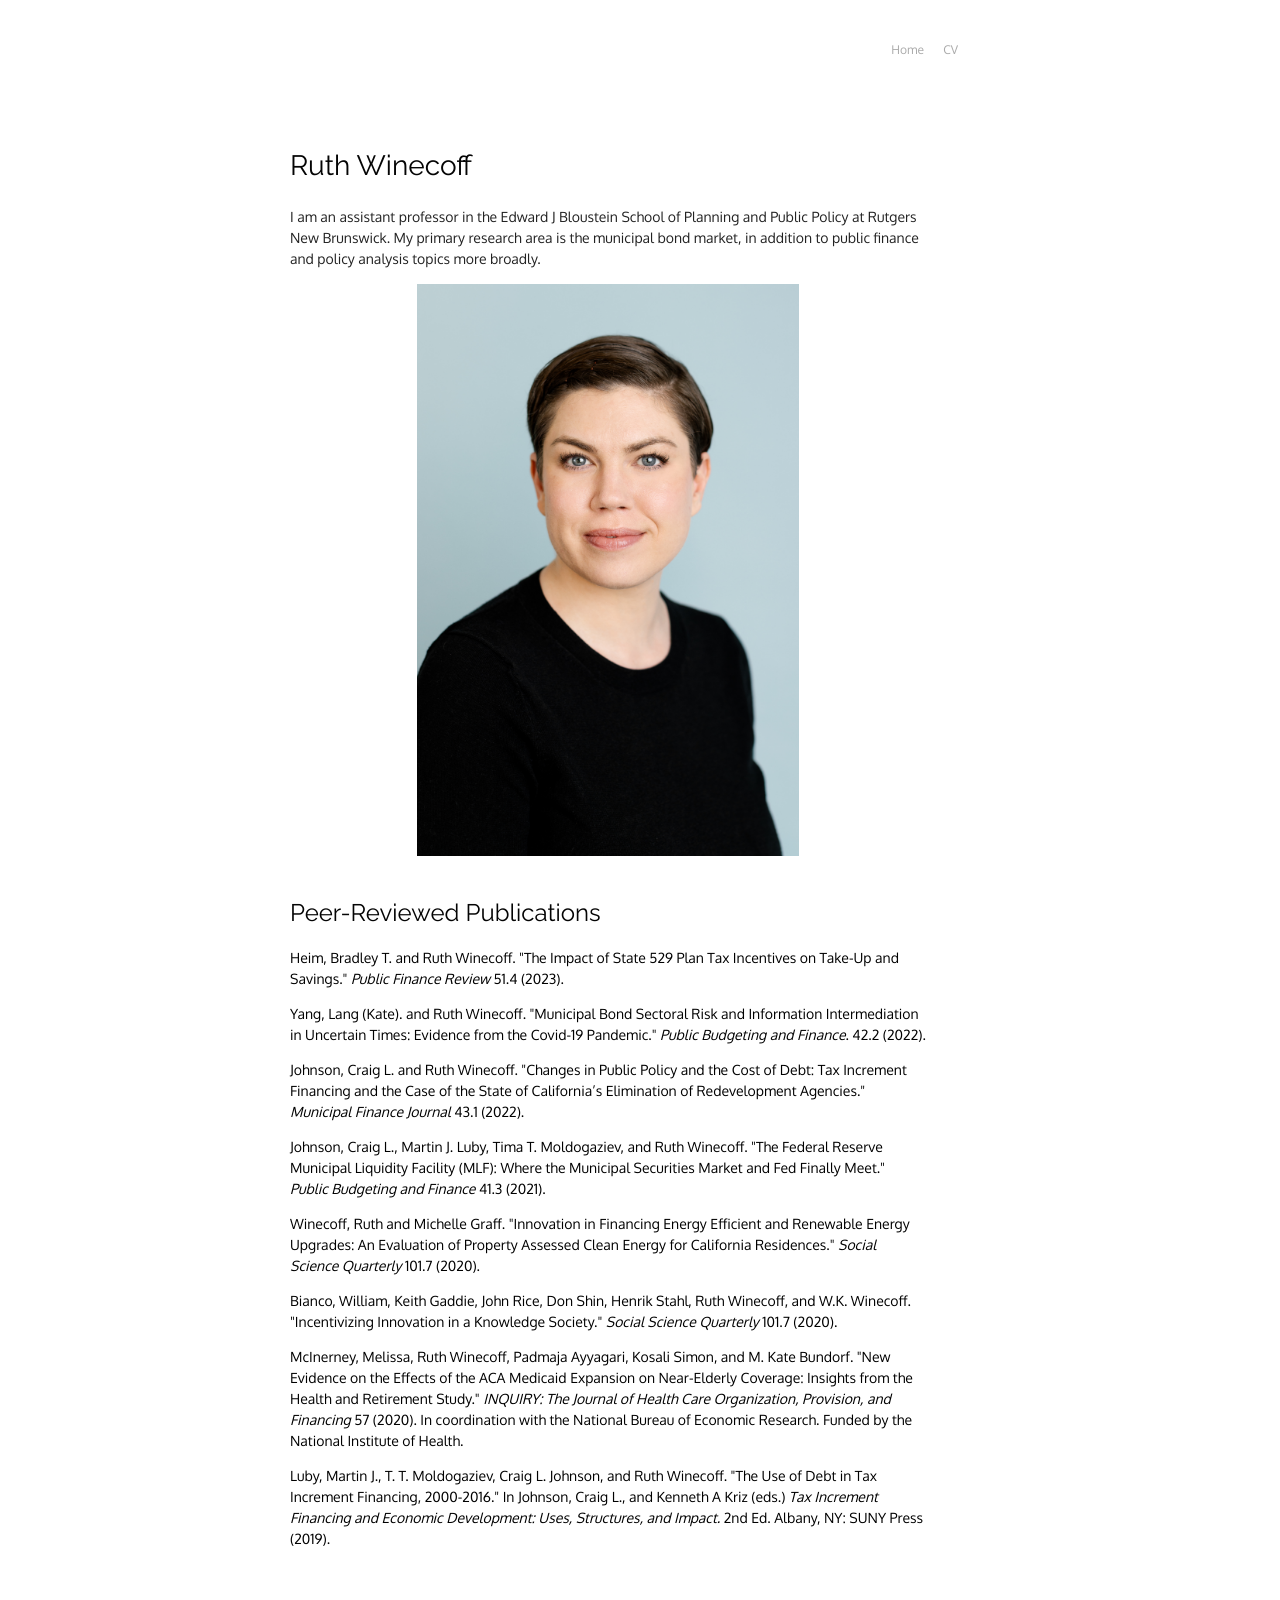
<file: index.html>
<!DOCTYPE HTML>
<html lang="en" prefix="og: http://ogp.me/ns#">
  <head>
    <meta charset="utf-8">
    <title>Ruth Winecoff</title>
    <meta http-equiv="Content-Type" content="text/html; charset=utf-8">
    <link href="https://fonts.googleapis.com/css?family=Oxygen:300" rel="stylesheet">
    <link href="https://fonts.googleapis.com/css?family=Raleway"rel="stylesheet">
    <link href="https://fonts.googleapis.com/css?family=Inconsolata" rel="stylesheet">
    <link rel="stylesheet" media="all" href="/res/screen.css?v=20201102082904" type="text/css">
    <link rel="alternate" type="application/atom+xml" title="Ruth Winecoff" href="/atom.xml">
    <link rel="shortcut icon" href="/tree-round.png?v=20201102082904">
    <meta name="viewport" content="width=device-width, initial-scale=1.0">
    <style>
      a {
        color: black;
        text-decoration: none;
      }
    
    </style>


<!-- Global site tag (gtag.js) - Google Analytics -->
<script async src="https://www.googletagmanager.com/gtag/js?id=UA-110259368-1"></script>
<script>
  window.dataLayer = window.dataLayer || [];
  function gtag(){dataLayer.push(arguments);}
  gtag('js', new Date());

  gtag('config', 'UA-110259368-1');
</script>
  </head>
 
  <body>
    <header class="main">
      <h1><a href="/"></a></h1>
      <ul class="navigation">
	<li><a href="/" title="Home">Home</a></li>
	<li><a href="/cv.pdf" title="CV">CV</a></li>
      </ul>
    </header>

<div class="left">
  <h1 id="julia-fukuyama">Ruth Winecoff</h1>

<p>I am an assistant professor in the Edward J Bloustein School of Planning and Public Policy at Rutgers New Brunswick. My primary research area is the municipal bond market, in addition to public finance and policy analysis topics more broadly.</p>


 <img src="APD_RuthWinecoff05.jpg" alt = "Ruth Winecoff" class = "center">
 

 <h2 id="julia-fukuyama">Peer-Reviewed Publications</h2>

  <p><a href="/529.pdf" title="529" target="_blank" >Heim, Bradley T. and Ruth Winecoff. "The Impact of State 529 Plan Tax Incentives on  Take-Up and Savings." <i>Public Finance Review</i> 51.4 (2023). </a></p>

	<p><a style="text-decoration:none;" href="/covidbonds.pdf" title="mlf" target="_blank" >Yang, Lang (Kate). and Ruth Winecoff. "Municipal Bond Sectoral Risk and Information Intermediation in Uncertain Times: Evidence from the Covid-19 Pandemic." <i>Public Budgeting and Finance</i>. 42.2 (2022). </a></p>

	<p><a style="text-decoration:none;" href="/tif.pdf" target="_blank" >Johnson, Craig L. and Ruth Winecoff. "Changes in Public Policy and the Cost of Debt: Tax Increment Financing and the Case of the State of California’s Elimination of Redevelopment Agencies." <i>Municipal Finance Journal</i> 43.1 (2022). </a></p>

  <p><a style="text-decoration:none;" href="/mlf.pdf" target="_blank" > Johnson, Craig L., Martin J. Luby, Tima T. Moldogaziev, and Ruth Winecoff. "The Federal Reserve Municipal Liquidity Facility (MLF): Where the Municipal Securities Market and Fed Finally Meet." <i>Public Budgeting and Finance</i> 41.3 (2021). </a></p>

	<p><a style="text-decoration:none;" href="/ssq.pdf" title="ssq" target="_blank" >Winecoff, Ruth and Michelle Graff. "Innovation in Financing Energy Efficient and Renewable Energy Upgrades: An Evaluation of Property Assessed Clean Energy for California Residences." <i> Social Science Quarterly </i> 101.7 (2020).</a></p>

	<p><a style="text-decoration:none;" href="https://www.researchgate.net/profile/Donghee-Shin-8/publication/347854107_Incentivizing_Innovation_in_a_Knowledge_Society/links/6041d72e4585154e8c78043c/Incentivizing-Innovation-in-a-Knowledge-Society.pdf" title="intro" target="_blank" >Bianco, William, Keith Gaddie, John Rice, Don Shin, Henrik Stahl, Ruth Winecoff, and W.K. Winecoff. "Incentivizing Innovation in a Knowledge Society." <i> Social Science Quarterly </i> 101.7 (2020).</a></p>

		<p><a style="text-decoration:none;" href="aca_hrs.pdf" title="aca_hrs" target="_blank" >McInerney, Melissa, Ruth Winecoff, Padmaja Ayyagari, Kosali Simon, and M. Kate Bundorf. 
		"New Evidence on the Effects of the ACA Medicaid Expansion on Near-Elderly Coverage: Insights from the Health and Retirement Study." <i> INQUIRY: The Journal of Health Care Organization, Provision, and Financing </i> 57 (2020). In coordination with the National Bureau of Economic Research. Funded by the National Institute of Health. </a></p>

	<p><a style="text-decoration:none;" href="https://books.google.com/books?hl=en&lr=&id=yKGkDwAAQBAJ&oi=fnd&pg=PA57&dq=ruth+winecoff&ots=hIoNsVRuEM&sig=yH1isZT2XcXvzrIv2thMD8H1OVo#v=onepage&q=ruth%20winecoff&f=false" title="tif" target="_blank" >Luby, Martin J., T. T. Moldogaziev, Craig L. Johnson, and Ruth Winecoff. "The Use of Debt in Tax Increment Financing, 2000-2016." In Johnson, Craig L., and Kenneth A Kriz (eds.) <i> Tax Increment Financing and Economic Development: Uses, Structures, and Impact.</i> 2nd Ed. Albany, NY: SUNY Press (2019).</a></p>
 



</div>

  
  <br>
  <br>
  <br>
  <br>



  </body>
</html>
</file>
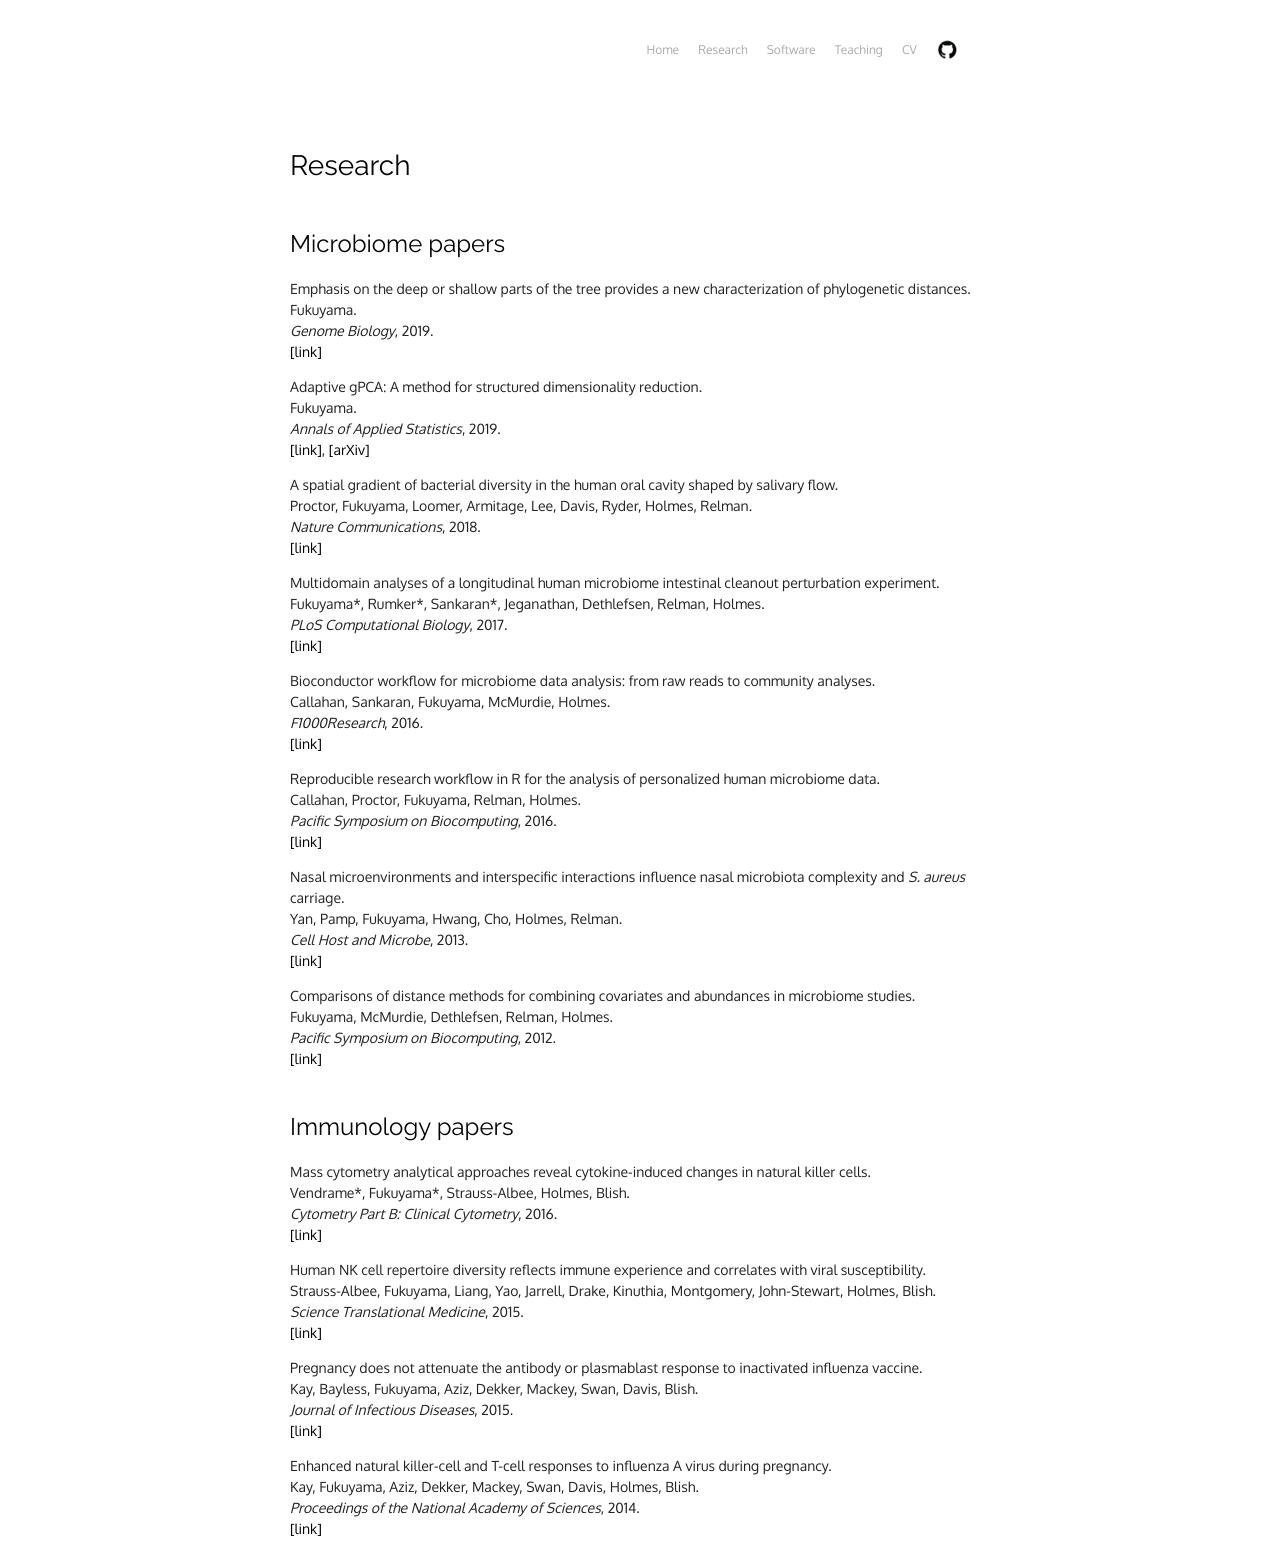
<file: research/index.html>
<!DOCTYPE HTML>
<html lang="en" prefix="og: http://ogp.me/ns#">
  <head>
    <meta charset="utf-8">
    <title>Julia Fukuyama</title>
    <meta http-equiv="Content-Type" content="text/html; charset=utf-8">
    <meta name="viewport" content="width=device-width, initial-scale=1">
    <link href="https://fonts.googleapis.com/css?family=Oxygen:300" rel="stylesheet">
    <link href="https://fonts.googleapis.com/css?family=Raleway"rel="stylesheet">
    <link href="https://fonts.googleapis.com/css?family=Inconsolata" rel="stylesheet">
    <link rel="stylesheet" media="all" href="/res/screen.css?v=20190719165656" type="text/css">
    <link rel="alternate" type="application/atom+xml" title="Julia Fukuyama" href="/atom.xml">
    <link rel="shortcut icon" href="/tree-round.png?v=20190719165656">
<!-- Global site tag (gtag.js) - Google Analytics -->
<script async src="https://www.googletagmanager.com/gtag/js?id=UA-110259368-1"></script>
<script>
  window.dataLayer = window.dataLayer || [];
  function gtag(){dataLayer.push(arguments);}
  gtag('js', new Date());

  gtag('config', 'UA-110259368-1');
</script>
  </head>
  <body>
    <header class="main">
      <h1><a href="/"></a></h1>
      <ul class="navigation">
	<li><a href="/" title="Home">Home</a></li>
	<li><a href="/research/" title="Research">Research</a></li>
	<li><a href="/software/" title="Software">Software</a></li>
	<li><a href="/teaching/" title="Teaching">Teaching</a></li>
	<li><a href="/cv.pdf" title="CV">CV</a></li>
	<li><a href="https://github.com/jfukuyama"><img src="/github-mark-22px.png"></a></li>
      </ul>
    </header>

    <h1 id="research">Research</h1>

<h2 id="microbiome-papers">Microbiome papers</h2>

<p>Emphasis on the deep or shallow parts of the tree provides a new characterization of phylogenetic distances.<br />
Fukuyama.<br />
<em>Genome Biology</em>, 2019.<br />
<a href="https://genomebiology.biomedcentral.com/articles/10.1186/s13059-019-1735-y">[link]</a></p>

<p>Adaptive gPCA: A method for structured dimensionality reduction.<br />
Fukuyama.<br />
<em>Annals of Applied Statistics</em>, 2019.<br />
<a href="https://projecteuclid.org/euclid.aoas/1560758437">[link]</a>, <a href="https://arxiv.org/abs/1702.00501">[arXiv]</a></p>

<p>A spatial gradient of bacterial diversity in the human oral cavity
shaped by salivary flow.<br />
Proctor, Fukuyama, Loomer, Armitage, Lee, Davis, Ryder, Holmes,
Relman.<br />
<em>Nature Communications</em>, 2018.<br />
<a href="http://dx.doi.org/10.1038/s41467-018-02900-1">[link]</a></p>

<p>Multidomain analyses of a longitudinal human microbiome intestinal cleanout perturbation experiment.<br />
Fukuyama*, Rumker*, Sankaran*, Jeganathan, Dethlefsen, Relman, Holmes.<br />
<em>PLoS Computational Biology</em>, 2017. <br />
<a href="http://journals.plos.org/ploscompbiol/article?id=10.1371/journal.pcbi.1005706">[link]</a></p>

<p>Bioconductor workflow for microbiome data analysis: from raw reads to community analyses.<br />
Callahan, Sankaran, Fukuyama, McMurdie, Holmes.<br />
<em>F1000Research</em>, 2016. <br />
<a href="https://f1000research.com/articles/5-1492/v1">[link]</a></p>

<p>Reproducible research workflow in R for the analysis of personalized human microbiome data.<br />
 Callahan, Proctor, Fukuyama, Relman, Holmes.<br />
<em>Pacific Symposium on Biocomputing</em>, 2016. <br />
<a href="https://www.ncbi.nlm.nih.gov/pubmed/26776185">[link]</a></p>

<p>Nasal microenvironments and interspecific interactions influence nasal microbiota complexity and <em>S. aureus</em> carriage. <br />
Yan, Pamp, Fukuyama, Hwang, Cho, Holmes, Relman.<br />
<em>Cell Host and Microbe</em>, 2013. <br />
<a href="https://www.ncbi.nlm.nih.gov/pubmed/24331461">[link]</a></p>

<p>Comparisons of distance methods for combining covariates and abundances in microbiome studies.<br />
Fukuyama, McMurdie, Dethlefsen, Relman, Holmes.<br />
<em>Pacific Symposium on Biocomputing</em>, 2012. <br />
<a href="http://dx.doi.org/10.1142/9789814366496_0021">[link]</a></p>

<h2 id="immunology-papers">Immunology papers</h2>

<p>Mass cytometry analytical approaches reveal cytokine-induced changes in natural killer cells. <br />
Vendrame*, Fukuyama*, Strauss-Albee, Holmes, Blish.<br />
<em>Cytometry Part B: Clinical Cytometry</em>, 2016. <br />
<a href="http://onlinelibrary.wiley.com/doi/10.1002/cyto.b.21500/full">[link]</a></p>

<p>Human NK cell repertoire diversity reflects immune experience and correlates with viral susceptibility. <br />
Strauss-Albee, Fukuyama, Liang, Yao, Jarrell, Drake, Kinuthia, Montgomery, John-Stewart, Holmes, Blish. <br />
<em>Science Translational Medicine</em>, 2015. <br />
<a href="http://stm.sciencemag.org/content/7/297/297ra115.short">[link]</a></p>

<p>Pregnancy does not attenuate the antibody or plasmablast response to inactivated influenza vaccine.<br />
Kay, Bayless, Fukuyama, Aziz, Dekker, Mackey, Swan, Davis, Blish.<br />
<em>Journal of Infectious Diseases</em>, 2015. <br />
<a href="https://academic.oup.com/jid/article-abstract/212/6/861/984465">[link]</a></p>

<p>Enhanced natural killer-cell and T-cell responses to influenza A virus during pregnancy.<br />
Kay, Fukuyama, Aziz, Dekker, Mackey, Swan, Davis, Holmes, Blish.<br />
<em>Proceedings of the National Academy of Sciences</em>, 2014.<br />
<a href="http://www.pnas.org/content/111/40/14506.short">[link]</a></p>


  </body>
</html>
</file>
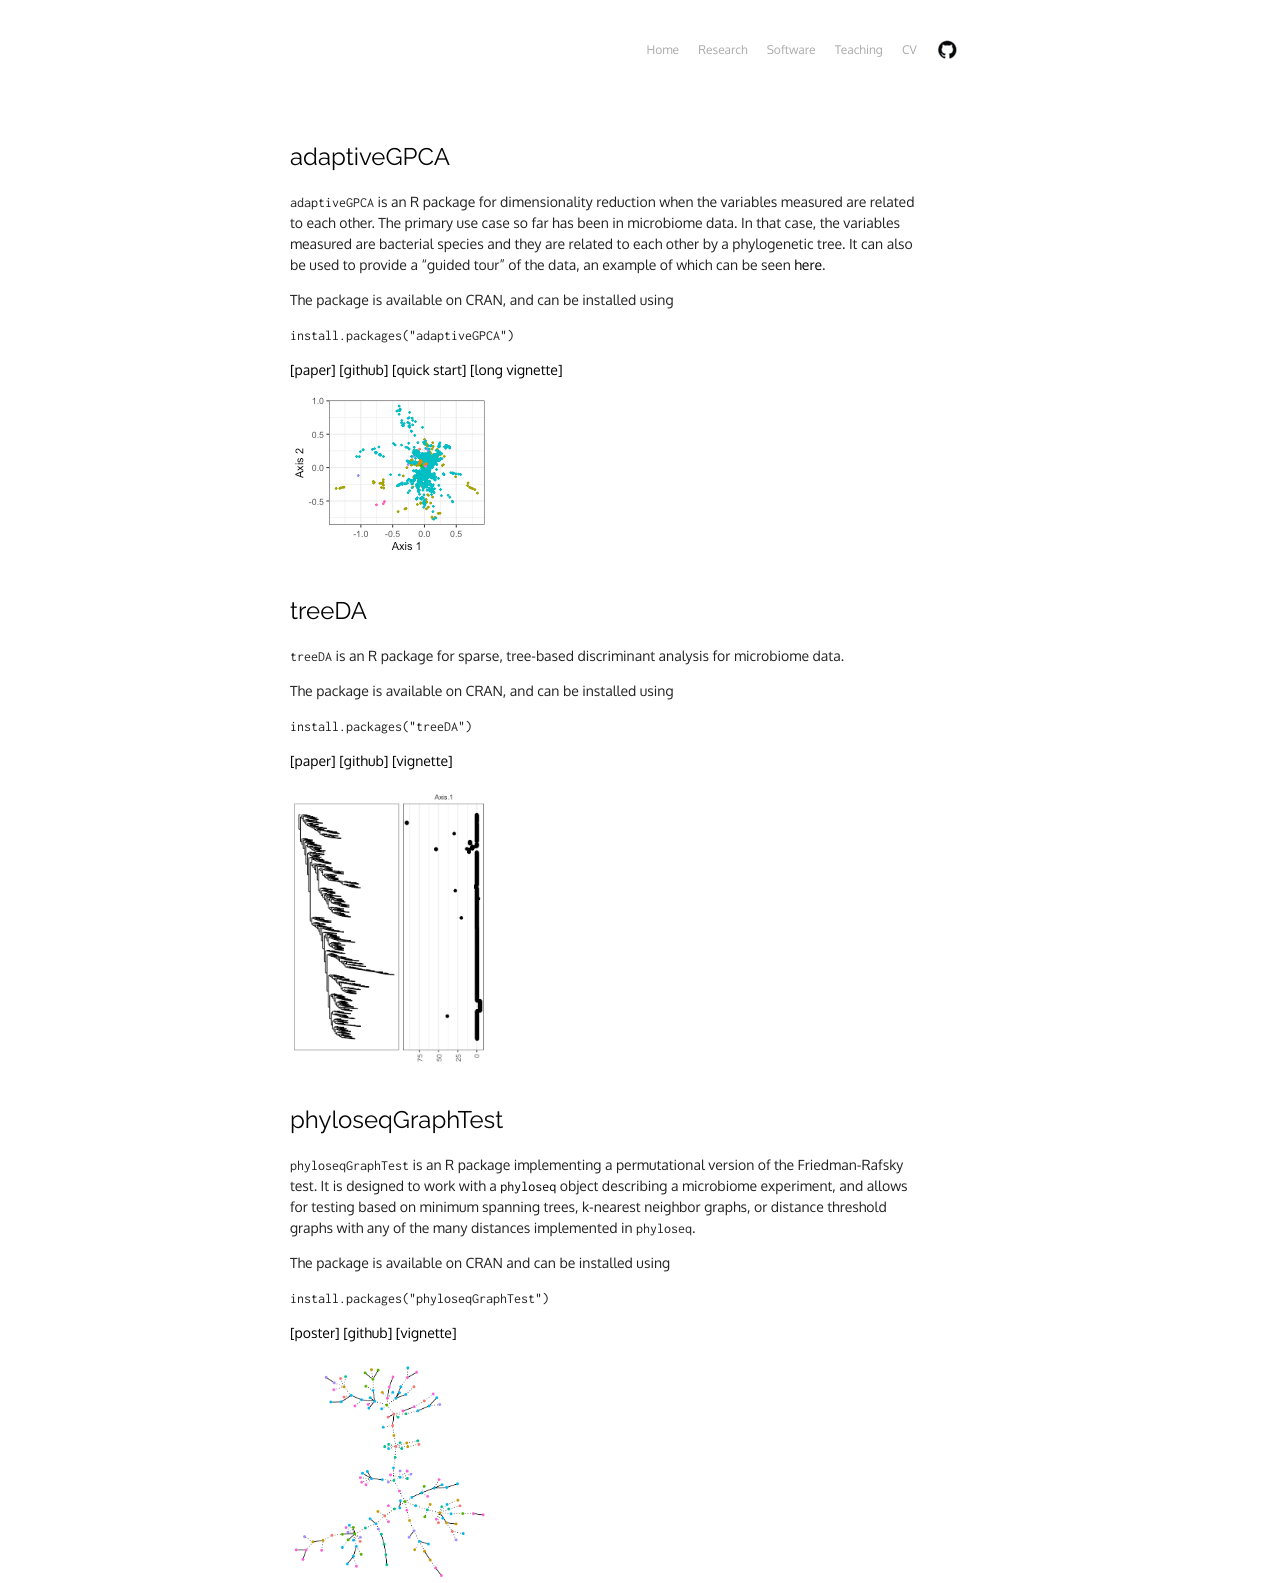
<file: software/index.html>
<!DOCTYPE HTML>
<html lang="en" prefix="og: http://ogp.me/ns#">
  <head>
    <meta charset="utf-8">
    <title>Software &mdash; Julia Fukuyama</title>
    <meta http-equiv="Content-Type" content="text/html; charset=utf-8">
    <meta name="viewport" content="width=device-width, initial-scale=1">
    <link href="https://fonts.googleapis.com/css?family=Oxygen:300" rel="stylesheet">
    <link href="https://fonts.googleapis.com/css?family=Raleway"rel="stylesheet">
    <link href="https://fonts.googleapis.com/css?family=Inconsolata" rel="stylesheet">
    <link rel="stylesheet" media="all" href="/res/screen.css?v=20180821120705" type="text/css">
    <link rel="alternate" type="application/atom+xml" title="Julia Fukuyama" href="/atom.xml">
    <link rel="shortcut icon" href="/tree-round.png?v=20180821120705">
<!-- Global site tag (gtag.js) - Google Analytics -->
<script async src="https://www.googletagmanager.com/gtag/js?id=UA-110259368-1"></script>
<script>
  window.dataLayer = window.dataLayer || [];
  function gtag(){dataLayer.push(arguments);}
  gtag('js', new Date());

  gtag('config', 'UA-110259368-1');
</script>
  </head>
  <body>
    <header class="main">
      <h1><a href="/"></a></h1>
      <ul class="navigation">
	<li><a href="/" title="Home">Home</a></li>
	<li><a href="/research/" title="Research">Research</a></li>
	<li><a href="/software/" title="Software">Software</a></li>
	<li><a href="/teaching/" title="Teaching">Teaching</a></li>
	<li><a href="/cv.pdf" title="CV">CV</a></li>
	<li><a href="https://github.com/jfukuyama"><img src="/github-mark-22px.png"></a></li>
      </ul>
    </header>

    
<div class="row section">
<div class=left>
  <h2>adaptiveGPCA</h2>
  
  <p><code>adaptiveGPCA</code> is an R package for dimensionality reduction when the variables measured are related to each other.
The primary use case so far has been in microbiome data.
In that case, the variables measured are bacterial species and they are related to each other by a phylogenetic tree.
It can also be used to provide a “guided tour” of the data, an example of which can be seen <a href="/research/agpca_guided_tour">here</a>.</p>

<p>The package is available on CRAN, and can be installed using</p>
<pre><code>install.packages("adaptiveGPCA")
</code></pre>

<p><a href="https://arxiv.org/abs/1702.00501">[paper]</a> <a href="https://github.com/jfukuyama/adaptivegpca">[github]</a> <a href="http://jfukuyama.github.io/adaptiveGPCA/">[quick start]</a> <a href="https://cran.r-project.org/web/packages/adaptiveGPCA/vignettes/adaptive_gpca_vignette.html">[long vignette]</a></p>


</div>
<div class=right>
<div class="thumbnail">
  <img src="/assets/images/agpca.png" title="adaptiveGPCA" width="200">
</div>
</div>
</div>

<div class="row section">
<div class=left>
  <h2>treeDA</h2>
  
  <p><code>treeDA</code> is an R package for sparse, tree-based discriminant analysis for microbiome data.</p>

<p>The package is available on CRAN, and can be installed using</p>
<pre><code>install.packages("treeDA")
</code></pre>

<p><a href="https://doi.org/10.1371/journal.pcbi.1005706">[paper]</a> <a href="https://github.com/jfukuyama/treeda">[github]</a> <a href="https://cran.r-project.org/web/packages/treeDA/vignettes/treeda-vignette.html">[vignette]</a></p>


</div>
<div class=right>
<div class="thumbnail">
  <img src="/assets/images/treeda.png" title="treeDA" width="200">
</div>
</div>
</div>

<div class="row section">
<div class=left>
  <h2>phyloseqGraphTest</h2>
  
  <p><code>phyloseqGraphTest</code> is an R package implementing a permutational version of the Friedman-Rafsky test. It is designed to work with a <a href="http://bioconductor.org/packages/release/bioc/html/phyloseq.html"><code>phyloseq</code></a> object describing a microbiome experiment, and allows for testing based on minimum spanning trees, k-nearest neighbor graphs, or distance threshold graphs with any of the many distances implemented in <code>phyloseq</code>.</p>

<p>The package is available on CRAN and can be installed using</p>
<pre><code>install.packages("phyloseqGraphTest")
</code></pre>

<p><a href="graph_testing_poster.pdf">[poster]</a> <a href="https://github.com/jfukuyama/phyloseqGraphTest">[github]</a> <a href="https://cran.r-project.org/web/packages/phyloseqGraphTest/vignettes/gt_vignette.html">[vignette]</a></p>



</div>
<div class=right>
<div class="thumbnail">
  <img src="/assets/images/graphtest.png" title="phyloseqGraphTest" width="200">
</div>
</div>
</div>


  </body>
</html>
</file>
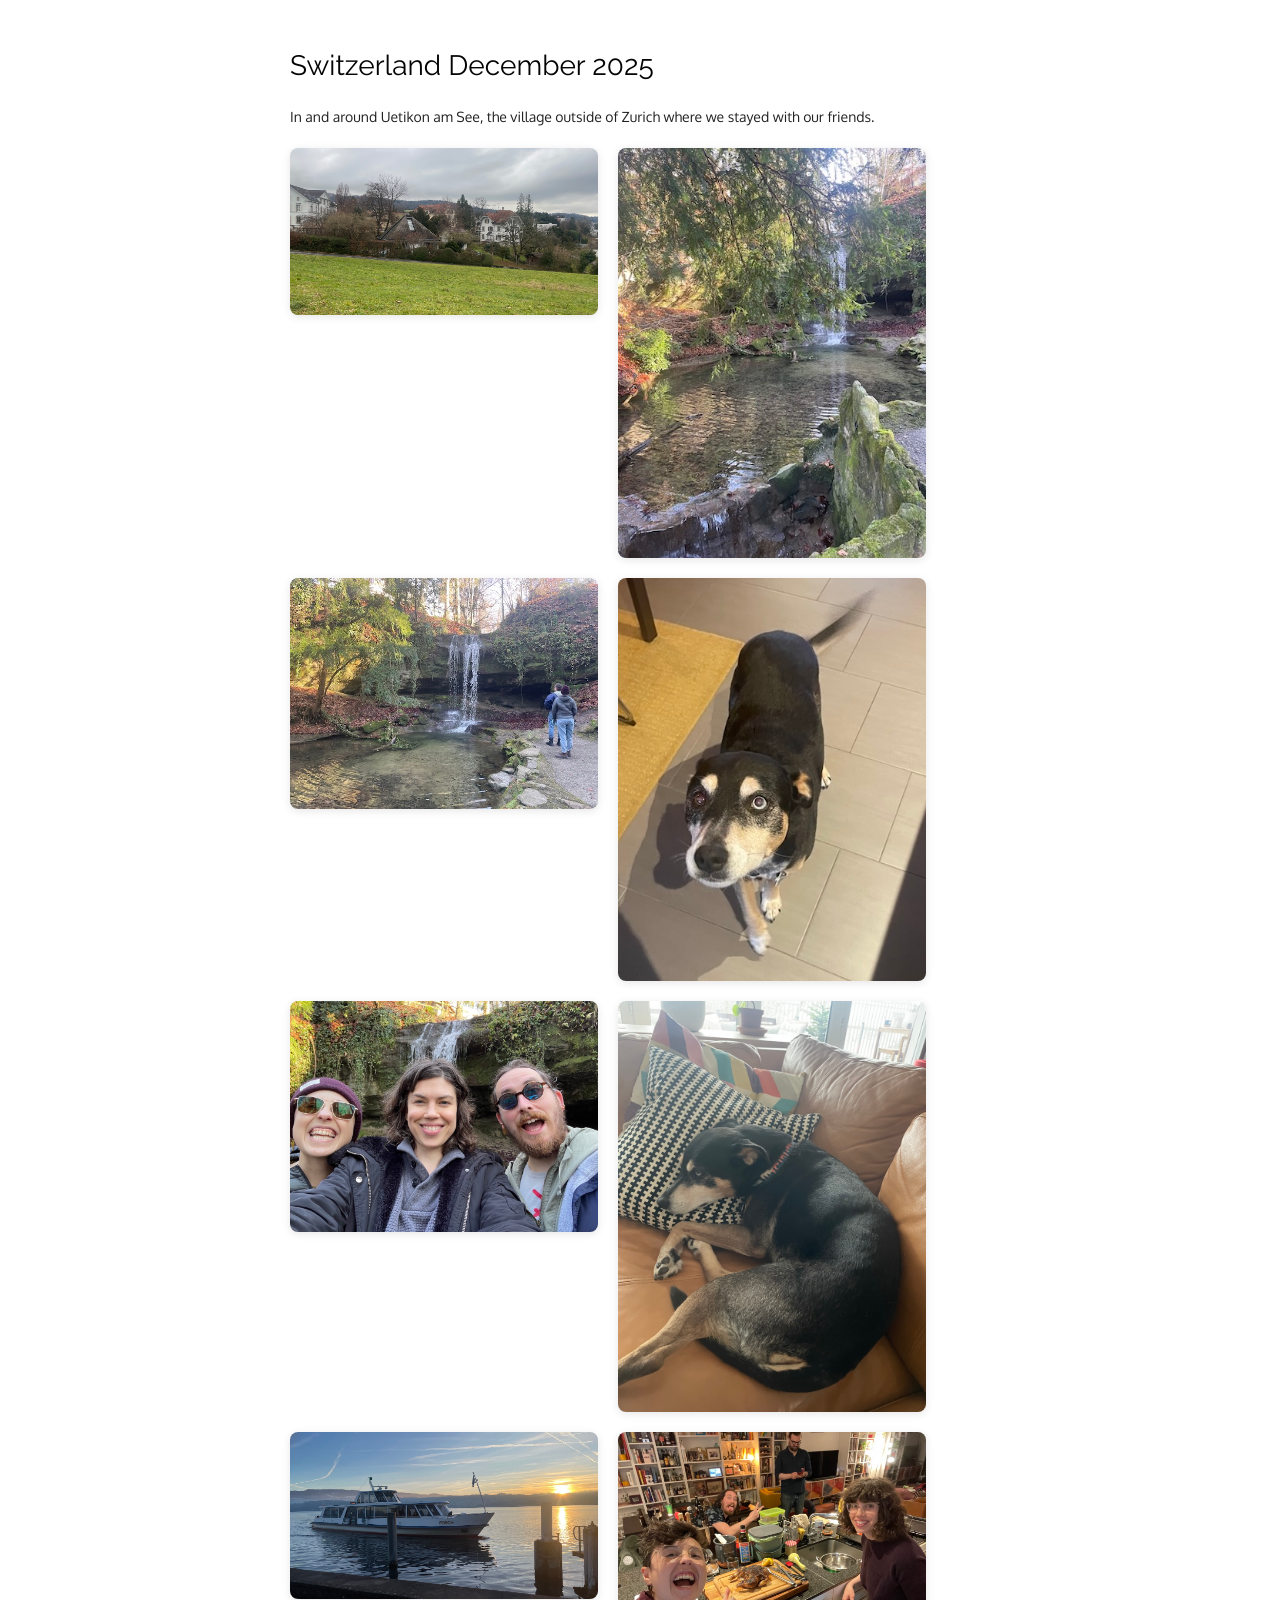
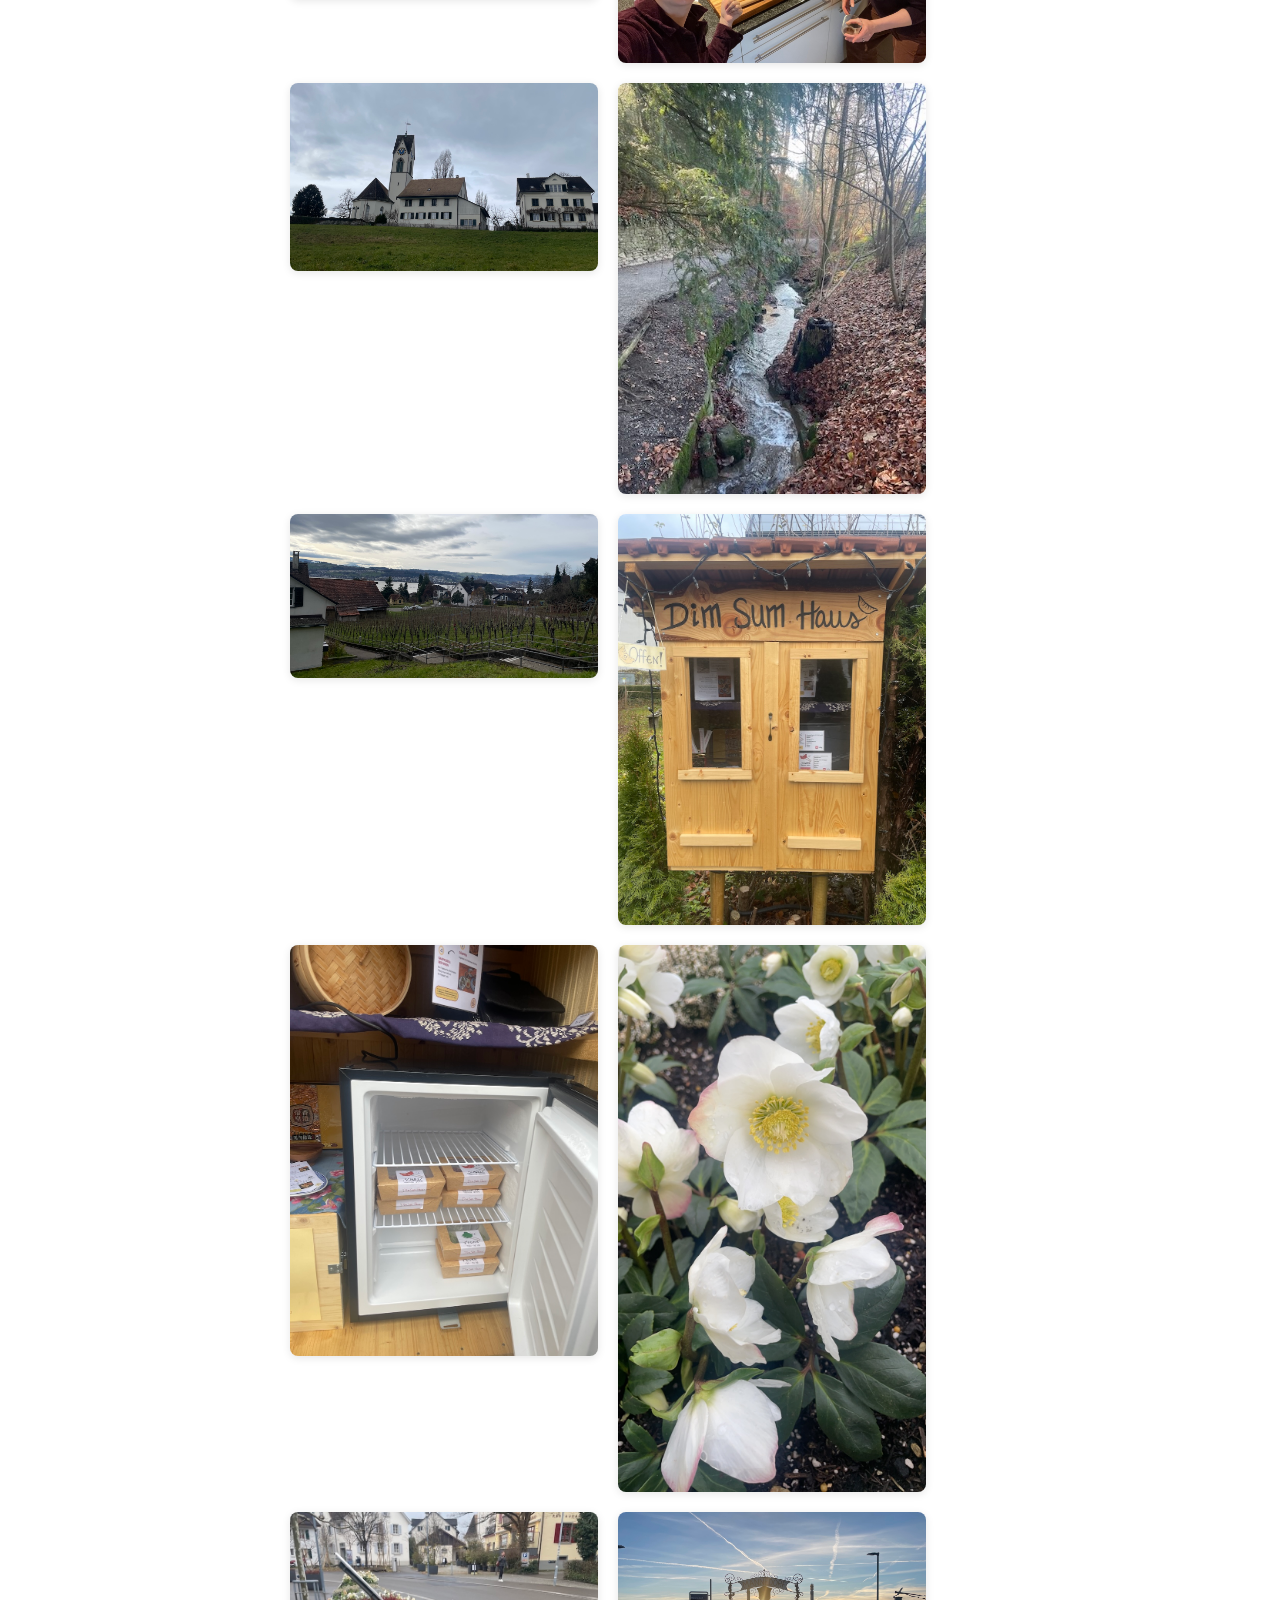
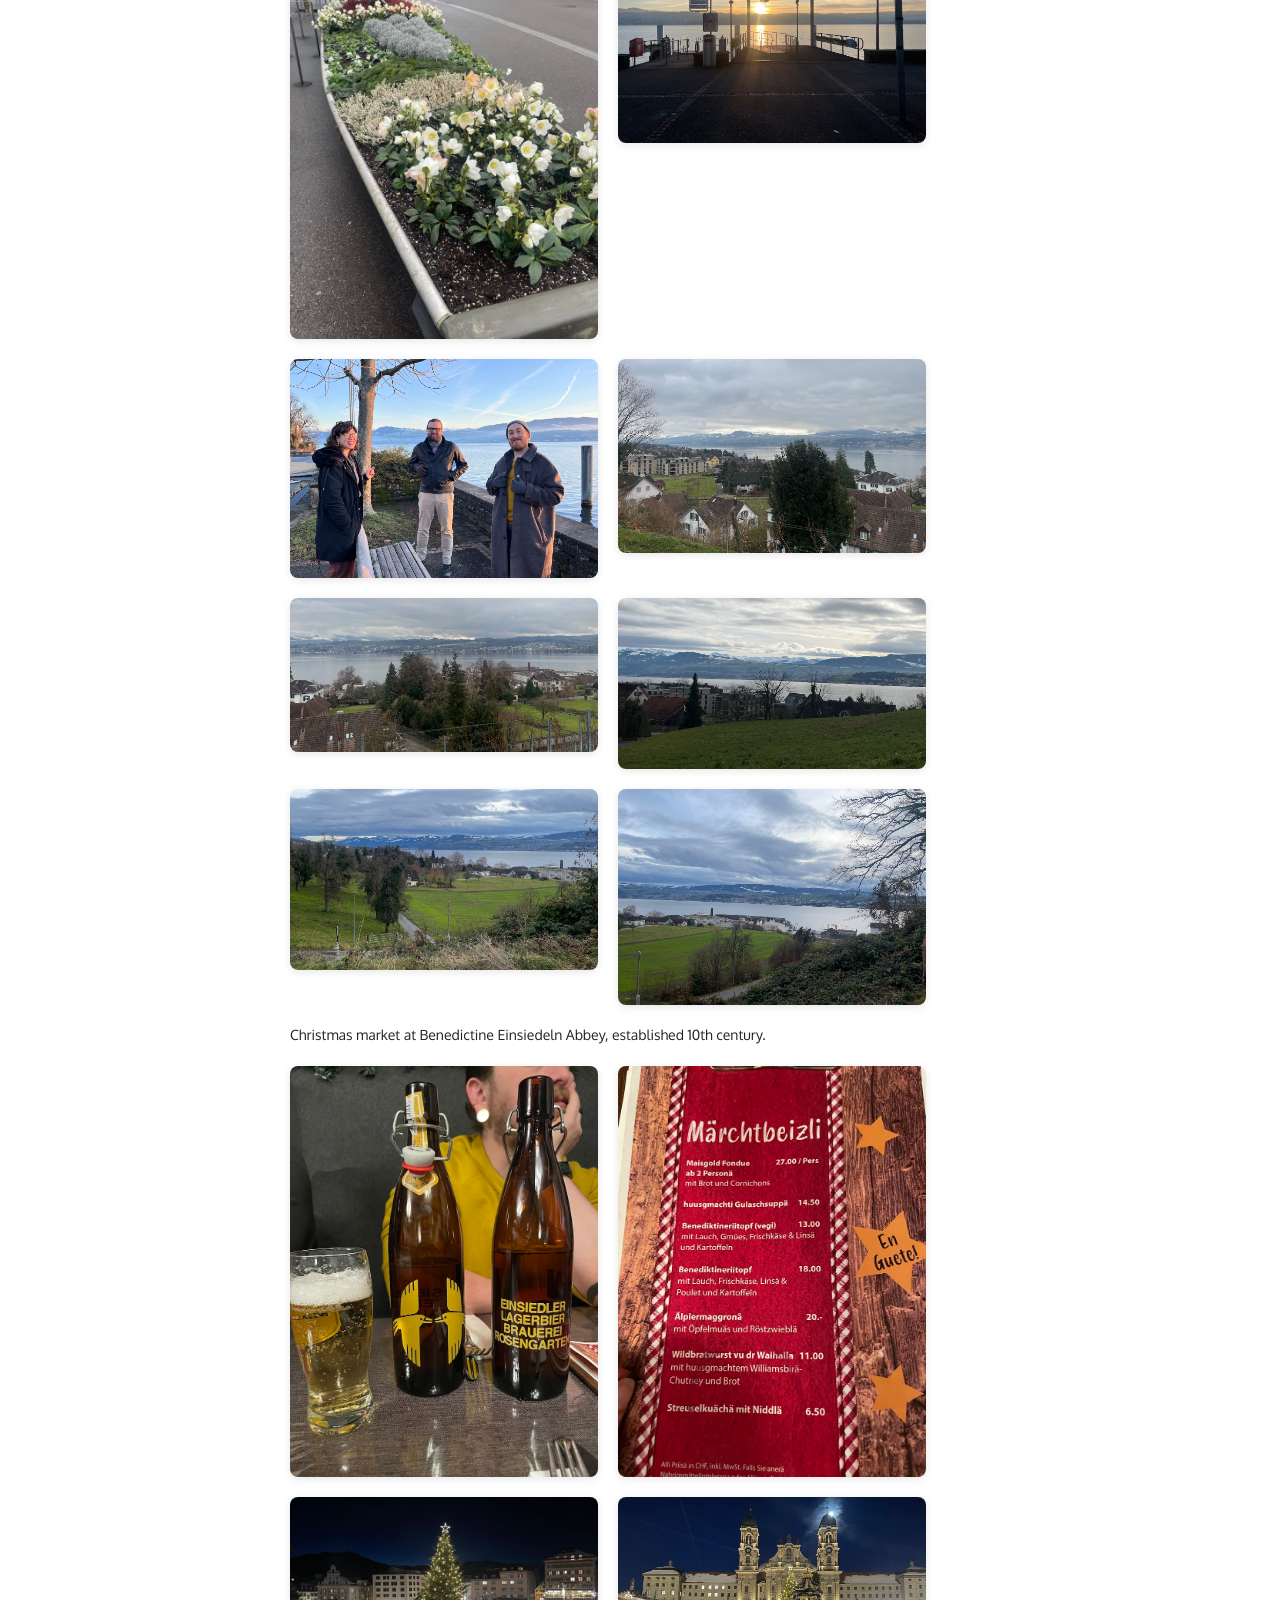
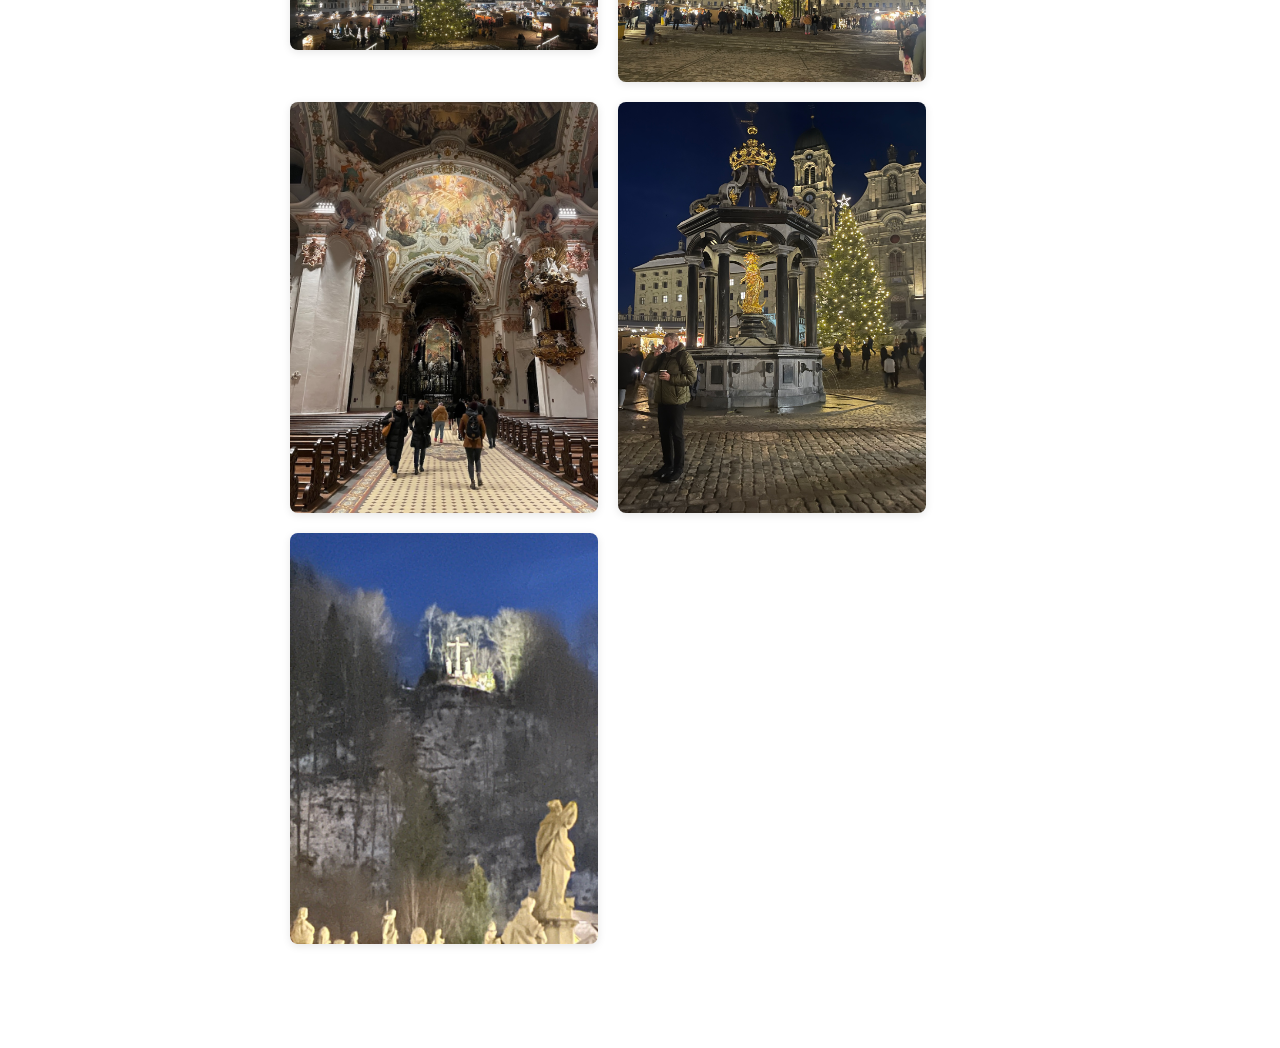
<file: SwitzerlandDec25/index.html>
<!DOCTYPE HTML>
<html lang="en" prefix="og: http://ogp.me/ns#">
  <head>
    <meta charset="utf-8">
    <title>Ruth Winecoff</title>
    <meta http-equiv="Content-Type" content="text/html; charset=utf-8">
    <link href="https://fonts.googleapis.com/css?family=Oxygen:300" rel="stylesheet">
    <link href="https://fonts.googleapis.com/css?family=Raleway"rel="stylesheet">
    <link href="https://fonts.googleapis.com/css?family=Inconsolata" rel="stylesheet">
    <link rel="stylesheet" media="all" href="/res/screen.css?v=20201102082904" type="text/css">
    <link rel="alternate" type="application/atom+xml" title="Ruth Winecoff" href="/atom.xml">
    <link rel="shortcut icon" href="/tree-round.png?v=20201102082904">
    <meta name="viewport" content="width=device-width, initial-scale=1.0">
    <style>
  a {
    color: black;
    text-decoration: none;
  }

  .photo-gallery {
    display: grid;
    grid-template-columns: repeat(auto-fit, minmax(300px, 1fr));
    gap: 20px;
    margin: 20px 0;
  }

  .photo-gallery img {
    width: 100%;
    height: auto;
    border-radius: 8px;
    box-shadow: 0 2px 8px rgba(0,0,0,0.1);
  }
</style>


<!-- Global site tag (gtag.js) - Google Analytics -->
<script async src="https://www.googletagmanager.com/gtag/js?id=UA-110259368-1"></script>
<script>
  window.dataLayer = window.dataLayer || [];
  function gtag(){dataLayer.push(arguments);}
  gtag('js', new Date());

  gtag('config', 'UA-110259368-1');
</script>
  </head>
 

<div class="left">
  <h1 id="julia-fukuyama">Switzerland December 2025</h1>

<p> In and around Uetikon am See, the village outside of Zurich where we stayed with our friends. </p>


<div class="photo-gallery">
  <img src="  village.JPG ">
  <img src="  waterfall1.jpeg ">
  <img src="  waterfall2.jpeg ">
  <img src="  bama1.jpeg  "> 
  <img src="  waterfallRLN.JPG  ">
  <img src="  bama2.JPG ">
  <img src="  boat.JPG  ">
  <img src="  chicken.JPG ">
  <img src="  church.JPG  ">
  <img src="  creek.jpeg  ">
  <img src="  grapes.JPG  ">
  <img src="  dimsum1.JPG ">
  <img src="  dimsum2.JPG ">
  <img src="  hellebore.jpg ">
  <img src="  helleboreboat.JPG ">
  <img src="  mannendorf.JPG  ">
  <img src="  mannendorfRWN.jpeg  ">
  <img src="  view1.JPG ">
  <img src="  view2.JPG ">
  <img src="  view3.JPG ">
  <img src="  view4.JPG ">
  <img src="  view5.JPG ">
</div> 

<p> Christmas market at Benedictine Einsiedeln Abbey, established 10th century. </p>

<div class="photo-gallery">
  <img src="  beer.JPG  ">
  <img src="  menu.JPG  ">
  <img src="  tree.JPG  ">
  <img src="  abbey1.JPG  ">
  <img src="  abbey3.JPG  ">
  <img src="  abbey2.JPG  ">
  <img src="  nativity.JPG  ">
</div> 


</div>

  
  <br>
  <br>
  <br>
  <br>



  </body>
</html>
</file>
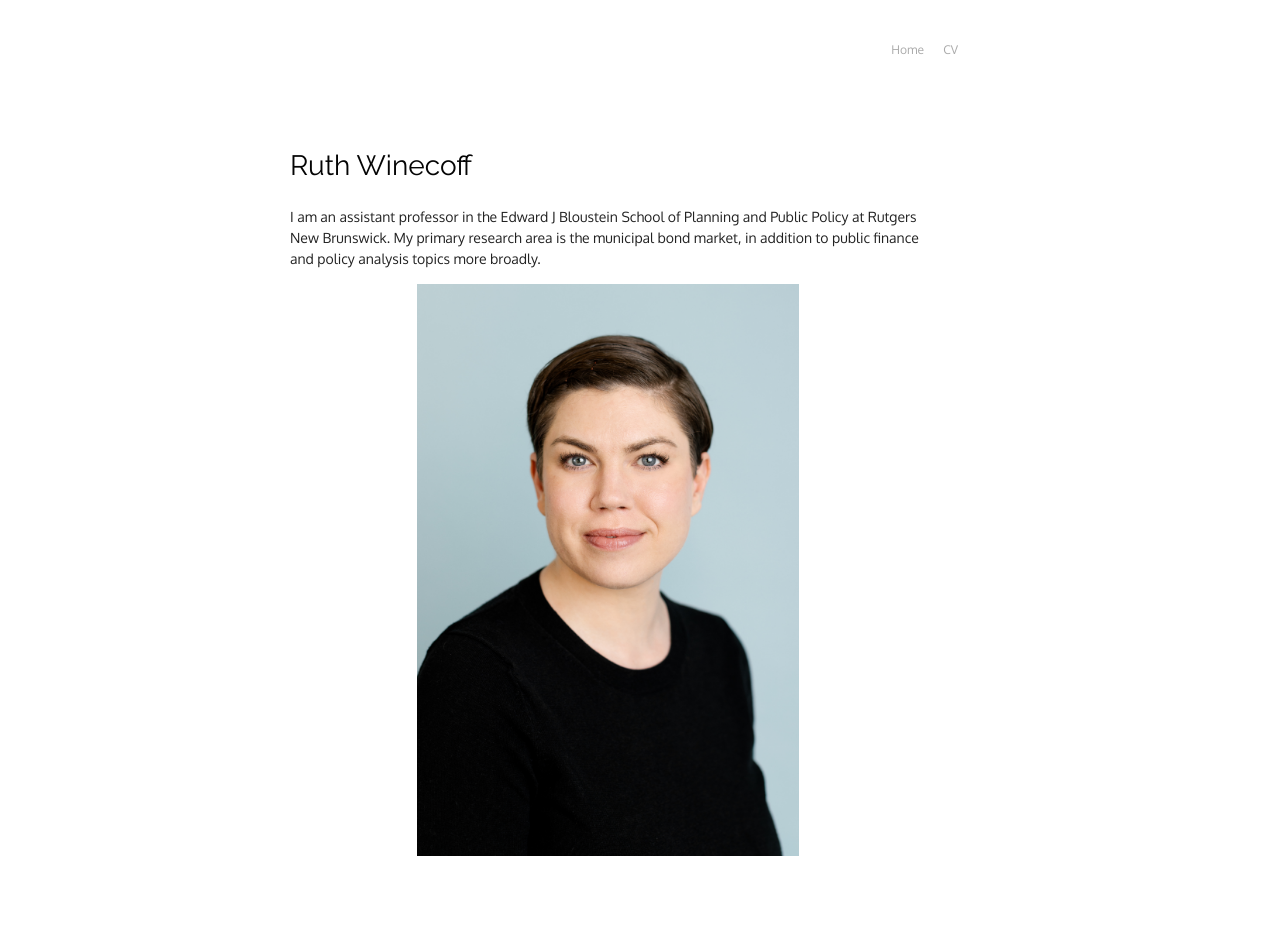
<file: SwitzerlandDecember2025.html>
<!DOCTYPE HTML>
<html lang="en" prefix="og: http://ogp.me/ns#">
  <head>
    <meta charset="utf-8">
    <title>Ruth Winecoff</title>
    <meta http-equiv="Content-Type" content="text/html; charset=utf-8">
    <link href="https://fonts.googleapis.com/css?family=Oxygen:300" rel="stylesheet">
    <link href="https://fonts.googleapis.com/css?family=Raleway"rel="stylesheet">
    <link href="https://fonts.googleapis.com/css?family=Inconsolata" rel="stylesheet">
    <link rel="stylesheet" media="all" href="/res/screen.css?v=20201102082904" type="text/css">
    <link rel="alternate" type="application/atom+xml" title="Ruth Winecoff" href="/atom.xml">
    <link rel="shortcut icon" href="/tree-round.png?v=20201102082904">
    <meta name="viewport" content="width=device-width, initial-scale=1.0">
    <style>
      a {
        color: black;
        text-decoration: none;
      }
    
    </style>


<!-- Global site tag (gtag.js) - Google Analytics -->
<script async src="https://www.googletagmanager.com/gtag/js?id=UA-110259368-1"></script>
<script>
  window.dataLayer = window.dataLayer || [];
  function gtag(){dataLayer.push(arguments);}
  gtag('js', new Date());

  gtag('config', 'UA-110259368-1');
</script>
  </head>
 
  <body>
    <header class="main">
      <h1><a href="/"></a></h1>
      <ul class="navigation">
	<li><a href="/" title="Home">Home</a></li>
	<li><a href="/cv.pdf" title="CV">CV</a></li>
      </ul>
    </header>

<div class="left">
  <h1 id="julia-fukuyama">Ruth Winecoff</h1>

<p>I am an assistant professor in the Edward J Bloustein School of Planning and Public Policy at Rutgers New Brunswick. My primary research area is the municipal bond market, in addition to public finance and policy analysis topics more broadly.</p>


 <img src="APD_RuthWinecoff05.jpg" alt = "Ruth Winecoff" class = "center">
 


</div>

  
  <br>
  <br>
  <br>
  <br>



  </body>
</html>
</file>
<file: res/screen.css>
* { margin:0; padding:0; font-family:inherit; }
body {
  background: #fff;
  color: #222;
  font-family: "Oxygen", helvetica, sans-serif;
  font-size:14px;
  line-height:1.5;

  width: 100%;
  max-width:700px;
  margin: 0 auto;
  -webkit-text-size-adjust: 100%;
  -ms-text-size-adjust: 100%;
  font-smoothing: subpixel-antialiased; -webkit-font-smoothing: subpixel-antialiased;
  -webkit-overflow-scrolling: touch;
  scroll-behavior: smooth;

  text-rendering: optimizeLegibility;
  text-rendering: geometricPrecision;
  -moz-font-feature-settings:"kern" 1, "liga" 1; 
  -ms-font-feature-settings:"kern" 1, "liga" 1; 
  -o-font-feature-settings:"kern" 1, "liga" 1; 
  -webkit-font-feature-settings:"kern" 1, "liga" 1; 
  font-feature-settings:"kern" 1, "liga" 1;
}

.left {
    width: 636px;
}



.center {
    display: block;
    margin-left: auto;
    margin-right: auto;
    width: 60%;
}


div.breaker { clear:both; }
.template { display:none; }

p, ul, ol, pre, blockquote, hr, object { margin: 1em 0; }
pre, tt {
  font-family: inherit;
}

code {
    font-family: Inconsolata, sans-serif;
    color: inherit;
}
img { border:none; vertical-align:bottom; }
hr { height:1px; border:none; background-color:#ddd; }

/* headings */
h1,h2,h3,h4,h5,h6 {
  font-family: "Raleway", helvetica, sans-serif;
  font-weight:400;
  color: #040404;
  margin: 1.618em 0 0.7em 0;
  /*-webkit-font-smoothing: antialiased;*/
}
h1 { font-size: 28px; }
h2 { font-size: 24px; }
h3, h4, h5, h6 { font-family:inherit; font-weight:700; }
h3 { font-size: 18px; }
h4, h5, h6 { font-size: 16px; margin:1em 0 -0.2em 0; }

/* anchors */
a[href] {
  color: black;
  text-decoration: none;
}
a[href^="#"] {
  background: inherit;
  text-shadow: none;
}

a[href^="#"]:hover {
  background: inherit;
}


a.img { border:none; background:transparent !important; }

/* anchors: headings */
h1 > a, h2 > a, h3 > a, h4 > a, h5 > a, h6 > a, h1 > a:hover,
    h2 > a:hover, h3 > a:hover, h4 > a:hover, h5 > a:hover, h6 > a:hover {
  color:inherit !important;
  background-color:transparent !important;
}

header, div.content, footer {
  margin:0 32px;
}

/* header */
header {
  /*background: salmon;*/
  display: flex;
  justify-content: space-between;
  height: 100px;
  cursor: default;
}
header * {
  cursor: default;
  font-size:12px;
  font-family:
    -apple-system,
    BlinkMacSystemFont,
    "Segoe UI",
    Roboto,
    Oxygen,
    Ubuntu,
    Cantarell,
    "Open Sans",
    "Helvetica Neue",
    sans-serif,
    "Apple Color Emoji",
    "Segoe UI Emoji",
    "Segoe UI Symbol";
}
  header h1 {
    /*background: lightblue;*/
    flex: 0 0 auto;
    margin: 0;
    display: flex;
    flex-direction: column;
    justify-content: center;
  }
  header a[href] {
    color: inherit;
    background: none;
    text-shadow: none;
  }
  header a[href]:hover {
    color: black;
    background: none;
  }
    header h1 a[href] {
      display: block;
      transform: translate3d(0,0,0); -webkit-transform: translate3d(0,0,0);
      transition: 160ms transform ease-out; -webkit-transition: 160ms -webkit-transform ease-out;
    }
    header h1 a[href]:hover {
      transform: translate3d(0,2px,0); -webkit-transform: translate3d(0,2px,0);
      cursor:pointer;
    }
    header h1 img { display:block; }

  header ul {
    /*background: rgba(0,255,190,0.3);*/
    flex: 0 0 auto;
    margin: 0;
    text-align: left;
    display: flex;
    opacity: 0.1;
  }
  header.main ul, header:hover ul {
    opacity: 1;
  }
  header ul li {
    /*background: rgba(55,255,90,0.3);*/
    list-style: none;
    margin:0; padding:0;
    display: flex;
    flex-direction: column;
    justify-content: center;
  }
  header ul li:first-child { margin-left: 0; }
  header ul li a[href] {
    /*background: rgba(255,60,90,0.3);*/
    cursor: pointer;
    padding: 0 0.8em;
    color: #aaa;
    text-decoration: none;
    text-rendering: optimizeLegibility;
    text-rendering: geometricPrecision;
  }
  header ul li:last-child a[href] {
    padding-right:0;
  }
  header ul li a[href]:hover { color: black; text-decoration: none; }
  header ul li a[href].active {
    /*font-weight:bold;*/
    color:black;
  }

/* main */
#main { margin-bottom: 3em; }

/* ------------------------------------------------------------------------------------------- */
/* main content */
div.content {
  background:white;
  margin-top: 0;
  margin-bottom: 60px;
}
div.content.photo {
  padding: 0;
  margin:0;
}
  div.content:not(.sub) h1:first-child {
    margin-top:0;
  }
  
  div.content img, div.content iframe { display:block; max-width:100%; margin:1em 0; }
  div.content iframe { border:none; }
  div.content *[align="right"] { margin:0 0 1em 1.5em; }
  div.content *[align="left"] { margin:0 1.5em 1em 0; }

  div.content li { margin-left: 2em; margin-bottom:0.2em; }
    div.content ul > li { margin-left:1.4em; }
  div.content ul.minimal { list-style:none; }
    div.content ul.minimal > li { margin-left:0; }

  div.content blockquote {
    border-left:4px solid #ddd;
    padding:0 0 0 20px;
    color: #777;
    text-rendering: optimizelegibility;
  }
  div.content div.quotation blockquote { margin-left:-30px; }

  div.content pre,
  div.content code {
    background-color: rgba(0,0,0,0.04);
    border-radius: 3px;
  }

  div.content pre > code {
    background-color: none;
    border-radius: 0;
  }

  div.content pre {
    line-height:1.25;
    overflow-x: auto;
    color: #333;
    padding:16px;
  }
  
  div.content code {
    padding:3px 0;
  }
  div.content code::before,
  div.content code::after {
    letter-spacing: -0.2em;
    content: "\00a0";
  }

  div.content pre > code {
    padding:0;
    background-color:transparent;
    border-radius: none;
  }
  div.content pre > code::before,
  div.content pre > code::after {
    letter-spacing: inherit;
    content: none;
  }
  @keyframes outline-fade-out {
    0%   { background-color: #fe0; outline-color: #fe0; }
    90%   { background-color: #fe0; outline-color: #fe0; }
    100% {
      background-color: default;
      outline-color: rgba(255,255,255,0);
    }
  }
  div.content *:target {
    outline: 4px solid #fe0;
    animation: outline-fade-out 4500ms 1;
    animation-direction: alternate; /* or: normal */
    animation-timing-function: ease-out;
    animation-fill-mode: forwards;
    animation-delay: 0;
  }
  div.content center {
    margin:2em 0;
    user-select:none;
    cursor: default;
    color: #ccc;
  }
  div.content a.footnote {
    display: inline-block;
    padding: 0 1px;
    margin: 0 0 0 1px;
    background: inherit;
    text-shadow:none;
    color: #666;
    user-select: none;
    border-radius: 2px;
    border-left:1px solid rgba(0,0,0,0.1);
    border-right:1px solid rgba(0,0,0,0.1);
  }
  div.content sup {
    vertical-align: super;
    font-size: 65%;
    padding:0;
    margin:0;
  }
  div.content sup:target {
    background: none;
    animation: none;
    outline: none;
  }
  div.content sup:target a.footnote {
    background-color: #fe0;
  }
  div.content a.footnote:hover {
    color: black;
    background: #eee;
    /*text-decoration: underline;*/
  }
  div.content a.footnote::before { letter-spacing: -0.3em; content: "\00a0"; }
  div.content a.footnote::after { letter-spacing: -0.3em; content: "\00a0"; }
  div.content div.footnotes {
    margin-top:3em;
    border-top: 1px solid #eee;
  }
  div.content div.footnotes li { color:#999; }
  div.content div.footnotes li > p { margin:0; }
  div.content div.footnotes li:target { background:#ffc; color:inherit; }
  

div.content.sub {
  margin-top:-50px;
  padding-top:20px;
}

img.profile-picture {
  border-radius: 2px;
}


/* ------------------------------------------------------------------------------------------- */
/* posts */

div.post {
  padding-bottom: 0em;
  page-break-before: always;
}
  div.post.single, div.post:last-child { border-bottom:none; }
  
  div.post actions, div.post info {
    color: #ccc;
  }
  
  div.post actions {
    background: blue;
    display:inline-block;
    float:right;
  }
  
  div.post info {
    display:block;
  }
  div.post.photo info {
    margin:0;
    padding:0;
    border:0;
    display:block;
  }

footer {
  color:#ccc;
  display: block;
  padding:0 0 1em 0;
  /*text-align: center;*/
}
  footer img.cc {
    display: inline-block;
    vertical-align: -0.2em;
    border: none;
    width:1em;
    height:1em;
    opacity:0.6;
  }
  footer a {
    color: #333;
    opacity: 0.3;
  }
  footer a:hover {
    opacity:0.6;
  }
  footer a.cc {
    background: none;
    text-shadow: none;
  }
  footer a.cc:hover {
    text-decoration: none;
  }
  footer a.cc:hover img.cc {
    opacity:1;
  }


/* small screens */
/*@media only screen and (max-device-width: 480px) {
}*/
</file>
